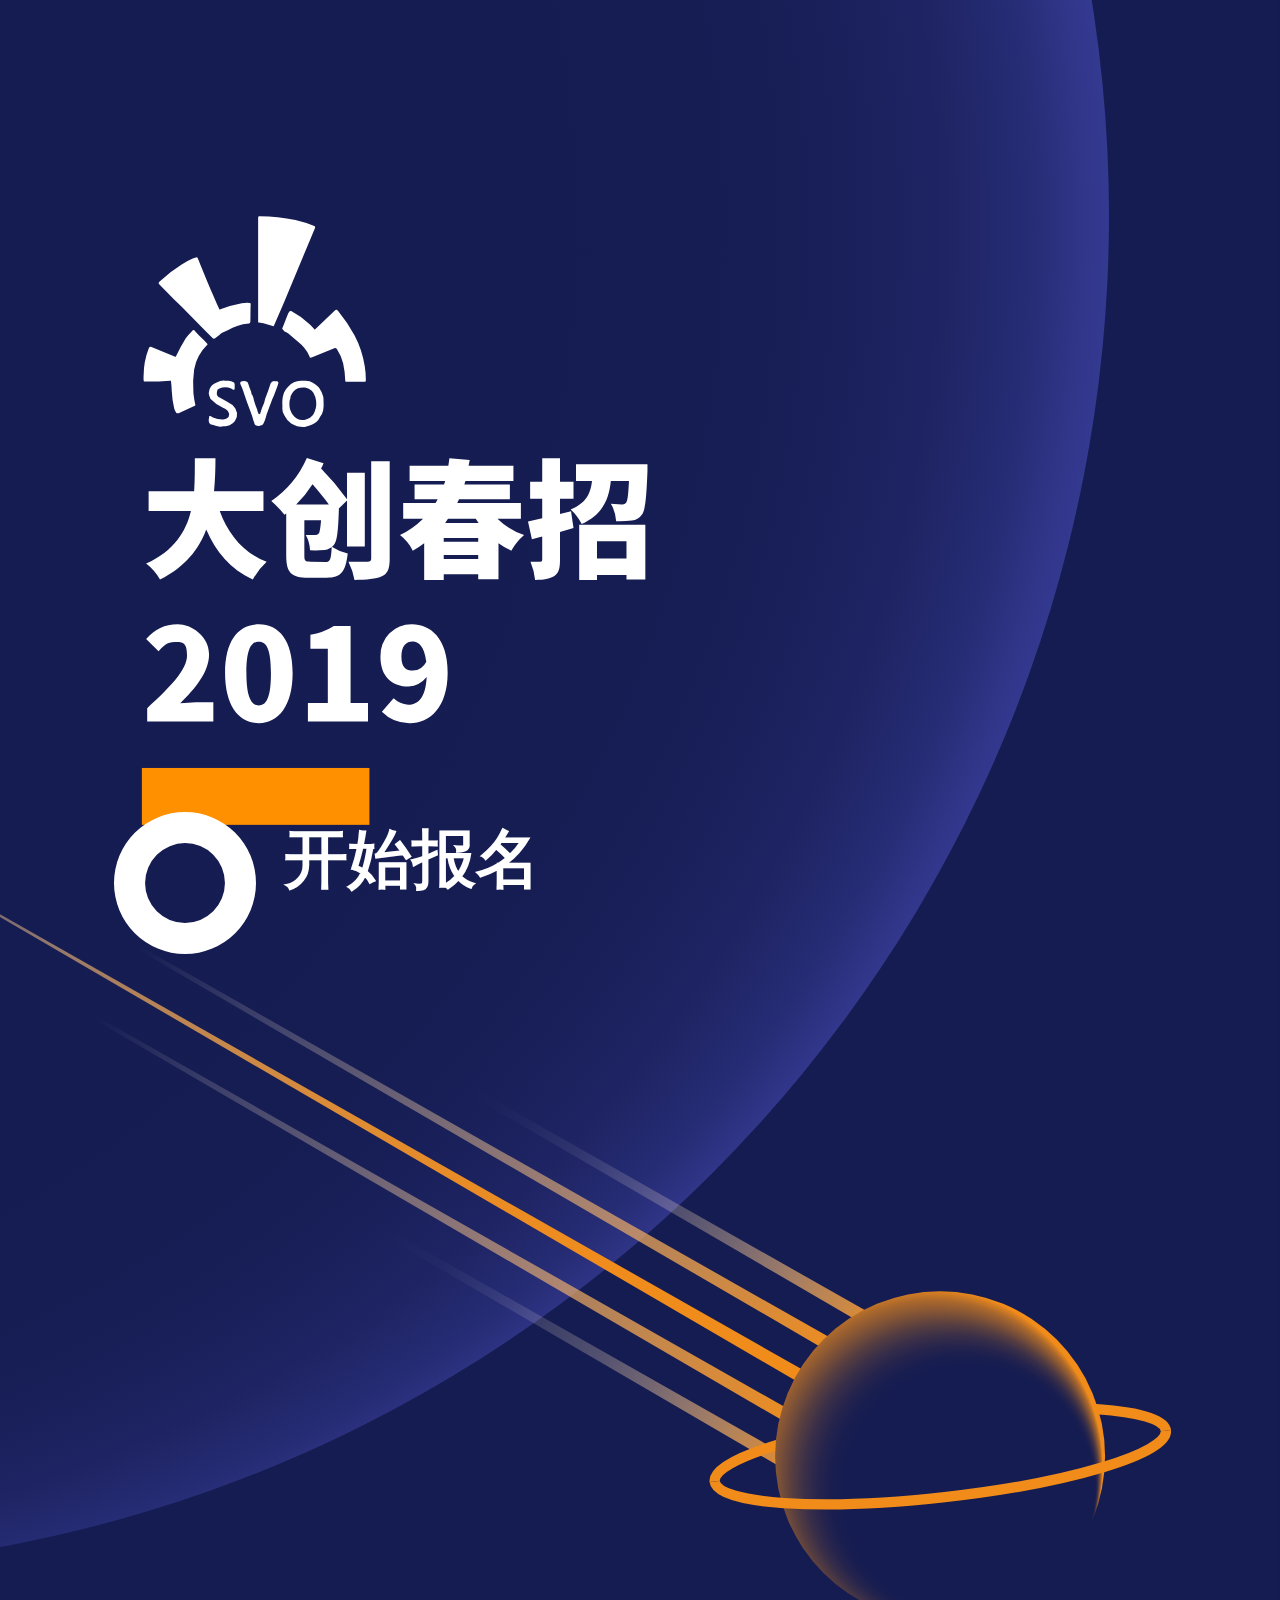
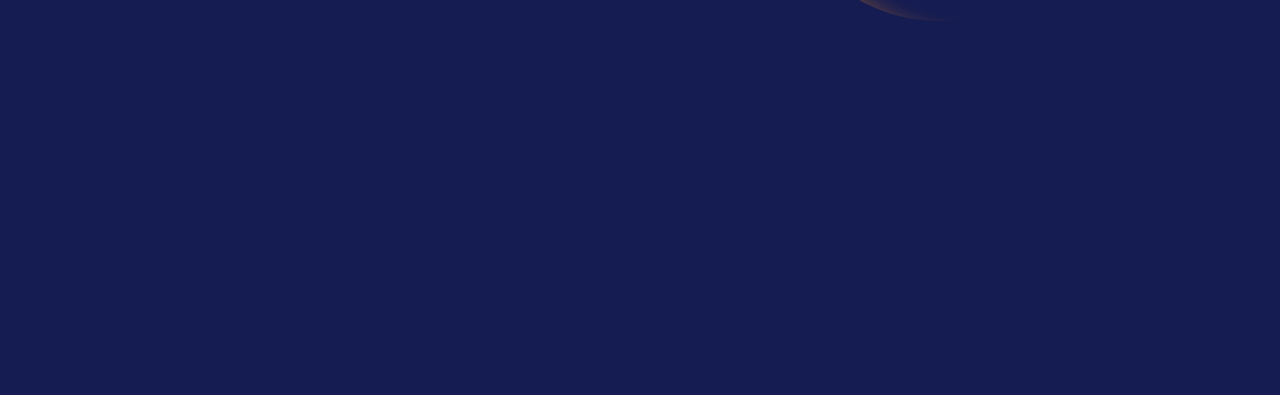
<file: index.html>
<!doctype html>
<html>

<head>
	<meta charset="utf-8">
	<title>首页</title>
	<link href="styles/mycss.css" rel="stylesheet" type="text/css">
</head>

<body>
	<img src="./SVG/index.svg" alt="" id="back_ground">
	<div id="sign_up_now">
		<a href="./intro.html">
			<img src="./SVG/big_circle_black.svg" alt="">
		</a>
	</div>
	<p id="sign_up_now_text">开始报名</p>

	<script>
		document.getElementById('sign_up_now_text').onclick = ()=>{
			window.location.href = './intro.html';
		}
	</script>
</body>

</html>
</file>
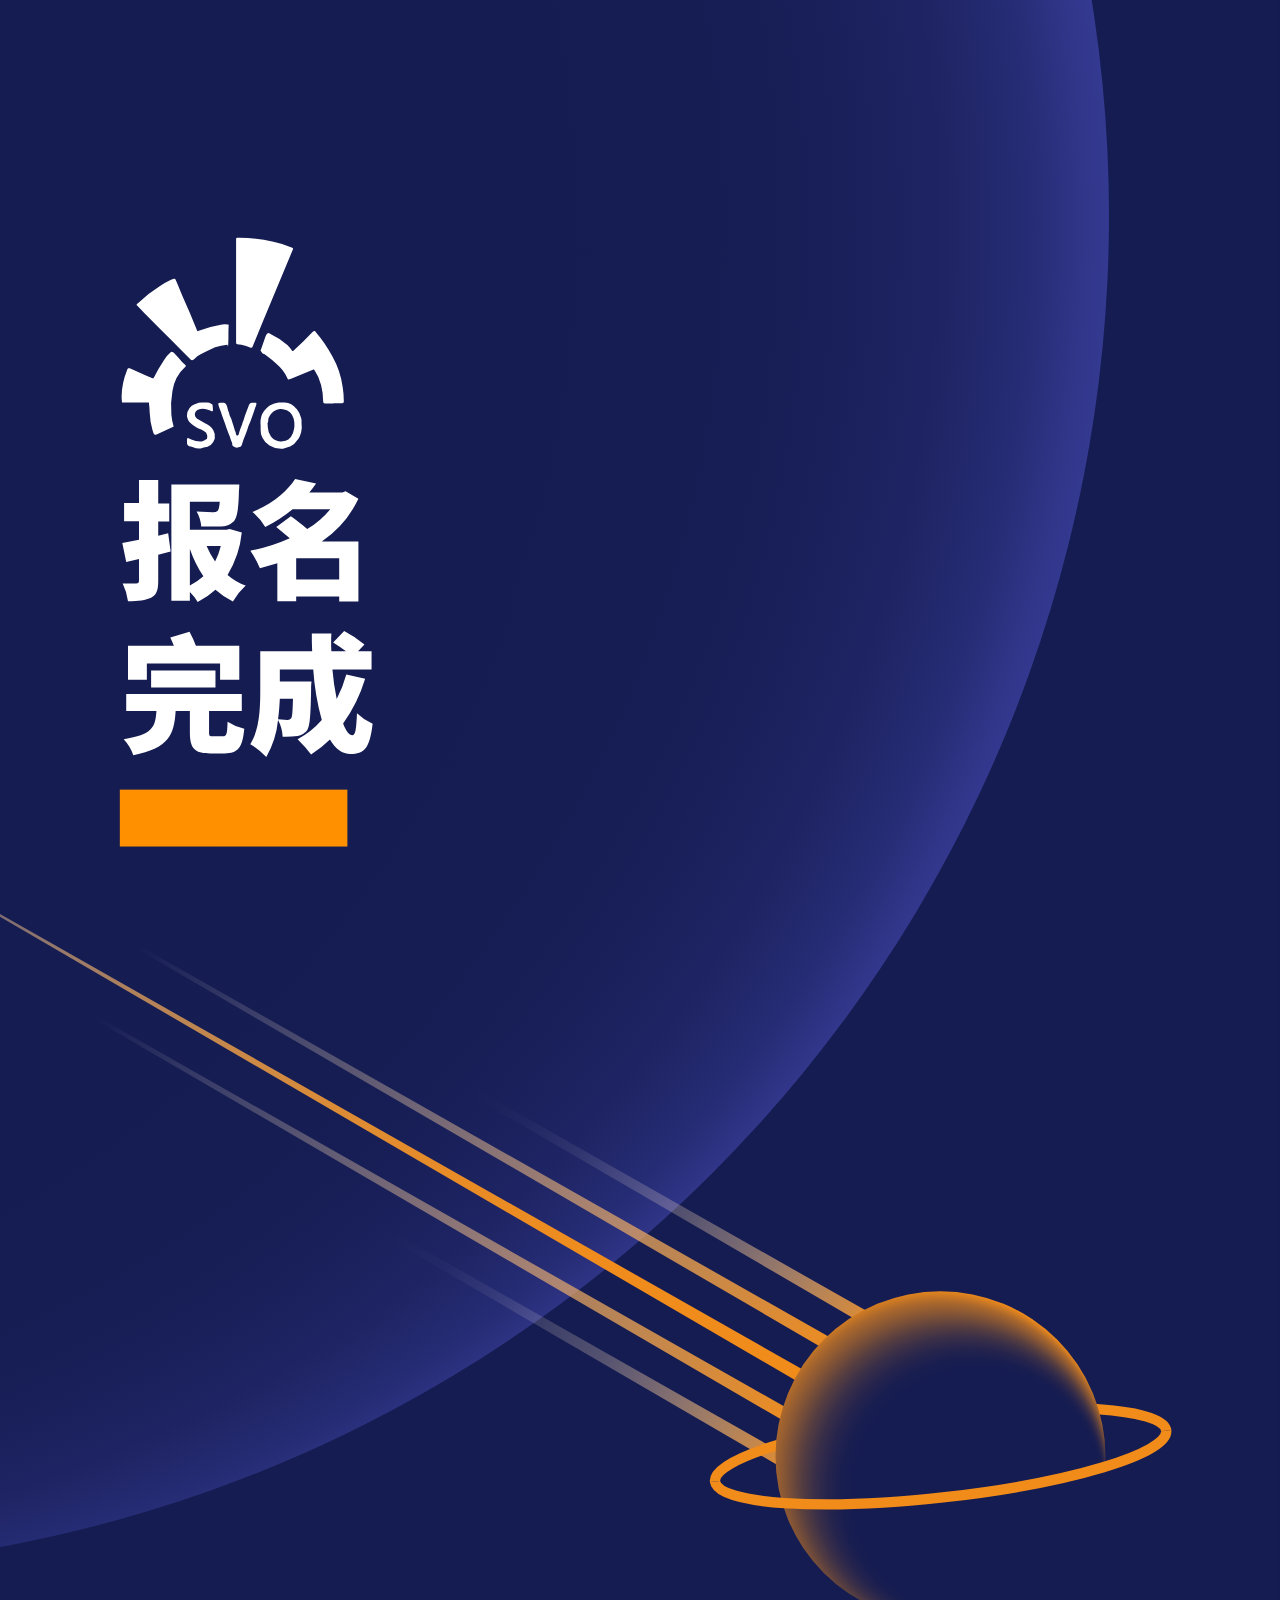
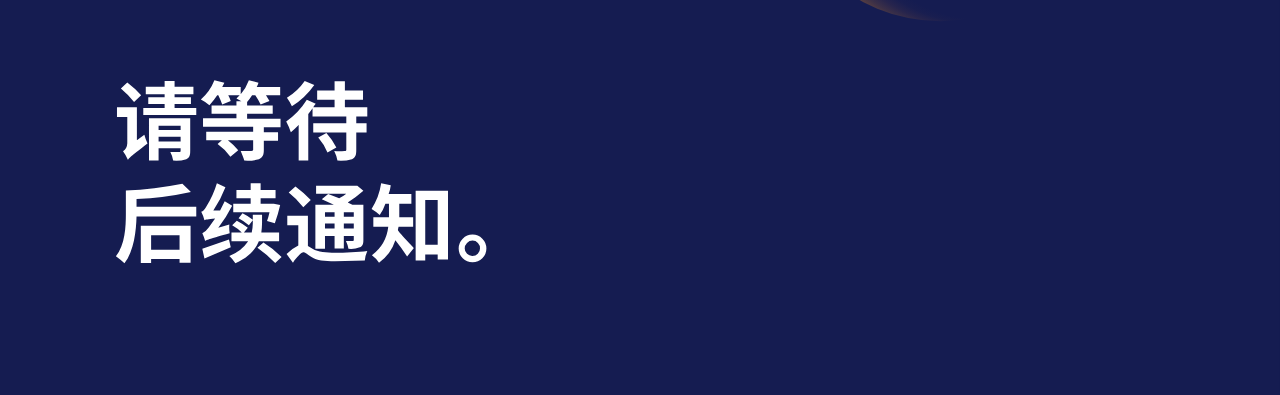
<file: done.html>
<!DOCTYPE html>
<html lang="en">
    <head>
        <meta charset="UTF-8">
        <link rel="stylesheet" href="style/done_style.css"/>
        <title></title>
    </head>
    <body>
        <img src="images/done_pic.svg" />
    </body>
</html>
</file>
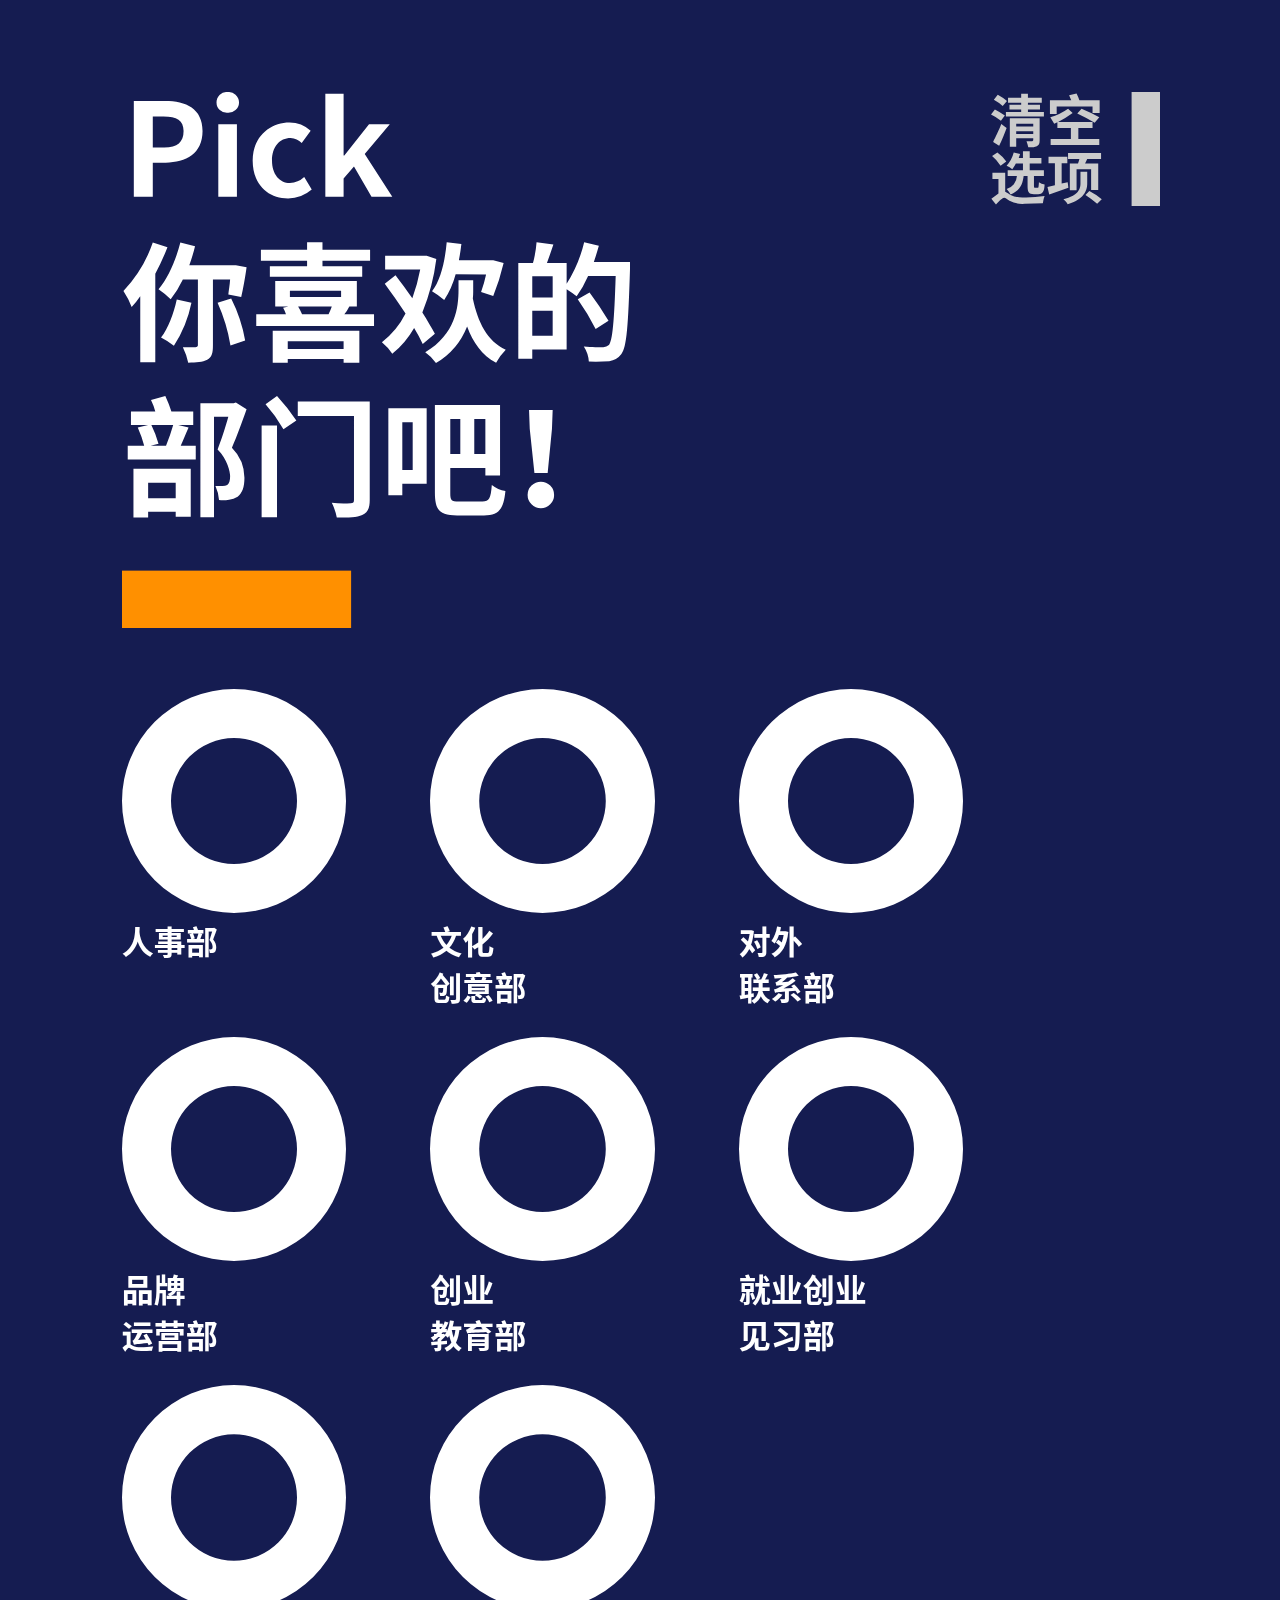
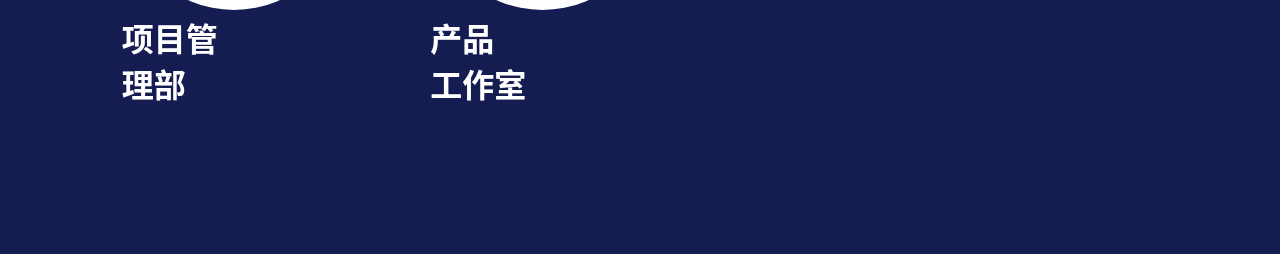
<file: intro.html>
<!DOCTYPE html>
<html>
  <head>
    <meta charset="utf-8">
    <title>Introduce</title>
    <link href="styles/intro_style.css" rel="stylesheet" type="text/css">
    <script src="js/intro_js.js"></Script>
  </head>
  <body>
  <div class="bluroff" id="bodyc">
  
    <div class="top_containerw"> 
    <div class="clearw" id="clearc">
      <img src="SVG/clear.svg">
    </div>
    <div class="tipsw">
      <div class="pick1w" id="title1">
        <img src="SVG/title1.svg" alt="title1">
      </div>
      <div class="pick2w" id="title2">
          <img src="SVG/title2.svg" alt="title2">
      </div>
      
      <div class="pick3w" id="title3">
          <img src="SVG/title3.svg" alt="title3">
      </div> 
    </div>
    
    </div>
    
    <div class="circlew">
      <div class="fir_linew">
        <div class="departmentw" id="renc">
          <img src="SVG/big_circle_black.svg" alt="black_circle" class="circle1w" id="c1">
          <div class="nmw" id="t1">人事部</div>
        </div>
        <div class="departmentw" id="wenc">
            <img src="SVG/big_circle_black.svg" alt="black_circle" class="circle1w" id="c2">
            <div class="nmw" id="t2">
              <div class="cgw">文化</div>
              <div class="cgw">创意部</div>
            </div>
        </div>
        <div class="departmentw" id="duic">
            <img src="SVG/big_circle_black.svg" alt="black_circle" class="circle1w" id="c3">
            <div class="nmw" id="t3">
              <div class="cgw">对外</div>
              <div class="cgw">联系部</div>
            </div>
        </div>
      </div>
      
      <div class="sec_linew">
        <div class="departmentw" id="pinc">
            <img src="SVG/big_circle_black.svg" alt="black_circle" class="circle1w" id="c4">
            <div class="nmw" id="t4">
              <div class="cgw">品牌</div>
              <div class="cgw">运营部</div>
            </div>
        </div>
        <div class="departmentw" id="chuangc">
            <img src="SVG/big_circle_black.svg" alt="black_circle" class="circle1w" id="c5">
            <div class="nmw" id="t5">
              <div class="cgw">创业</div>
              <div class="cgw">教育部</div>
            </div>
        </div>
        <div class="departmentw" id="jiuc">
            <img src="SVG/big_circle_black.svg" alt="black_circle" class="circle1w" id="c6">
            <div class="nmw" id="t6">
              <div class="cgw">就业创业</div>
              <div class="cgw">见习部</div>
            </div>
        </div>
      </div>
      
      <div class="thir_linew">
        <div class="departmentw" id="xiangc">
            <img src="SVG/big_circle_black.svg" alt="black_circle" class="circle1w" id="c7">
            <div class="nmw" id="t7">
              <div class="cgw">项目管</div>
              <div class="cgw">理部</div>
            </div>
        </div>
        <div class="departmentw" id="chanc">
            <img src="SVG/big_circle_black.svg" alt="black_circle" class="circle1w" id="c8">
            <div class="nmw" id="t8">
              <div class="cgw">产品</div>
              <div class="cgw">工作室</div>
            </div>
        </div>
        <div class="departmentw" id="jxw" style="display:none">
          <img src="SVG/big_circle_orange.svg" alt="orange_circle" class="circle2w" id="confirmc">
          <div class="contnw" >继续报名</div>
        </div> 
        
        <!--<div class="continuew">
          <img src="SVG/big_circle_orange.svg" alt="orange_circle" class="circle3w">
          <div class="contnw">继续报名</div>
        </div>
        -->
      
        </div>
      </div>
    </div>
    <!--<img src="SVG/big_circle_1.svg" alt="big_circle_1" class="big_firw">
    <img src="SVG/big_circle_2.svg" alt="big_circle_2" class="big_secw">-->

    <div class="introw" id="introblockc">
      
      <div class="nmw2" id="namew1">人事部</div>
      <div class="nmw2" id="namew2">文化创意部</div>
      <div class="nmw2" id="namew3">对外联系部</div>
      <div class="nmw2" id="namew4">品牌运营部</div>
      <div class="nmw2" id="namew5">创业教育部</div>
      <div class="nmw2" id="namew6">就业创业见习部</div>
      <div class="nmw2" id="namew7">项目管理部</div>
      <div class="nmw2" id="namew8">产品工作室</div>
      
      <img src="SVG/white_cross.svg" alt="close" class="clsw" id="crossc">
      
      <img src="images/renc.jpg" alt="pic" class="picw" id="intropicc">
      
      <div class="orange_circlew"></div>
      <div class="intro_textw" id="textw1">
        þ负责中心联络的内务部门。<br/><br/>

        部门职能：<br/>
        a. 组织中心招聘，负责中心干事的选拔及任免工作。<br/>
        b. 储存，管理各项人事信息。<br/>
        c. 整合各部门意见建议，并完善规章制度。<br/>
        d. 负责中心各部门及中心成员的绩效考核、评优表彰。<br/>
        e. 负责办公楼排班值班。<br/><br/>

        部门活动：<br/>
        a.负责迎新晚会、入职培训、总结大会，换届大会等中心会务。<br/><br/>

        部门特色：<br/>
        a.采取人性化的培养方案，分工明确，细节严谨，因此部门内的同学策划分析、组织沟通及处理紧急问题的能力大大提升。<br/>
        b. 部门例会都会邀请嘉宾：国奖学姐，国励学长，智能车队员，步入例会畅谈经历，分享大学经验。<br/>
        c. 部门适时举行干训活动，如部长礼仪干训，部员“自我介绍”干训等，部长和部员都会当上主讲人。<br/>
        d. 部门适时举行微积分模拟测验的学习活动，这学期必定不乏四级模拟测试。<br/>
        e. 部门目标：一个都不少，一个都不挂，一个都不差的人事family。<br/>
      </div>
      <div class="intro_textw" id="textw2">
        þ 在各个微小的地方散发光芒，把温暖的氛围和属于大创人的归属感变得理所应当。<br/>
        þ 不断改善并优化大创的各个方面。<br/>
        þ 做的工作琐碎但理所应当，重要且必要。<br/><br/>

        部门职能：<br/>
        a.举办各种规模的内部文化建设创新创意趣味活动，对中心成员进行人文关怀，营造温馨而有凝聚力的内部氛围。<br/>
        b.管理官方QQ号，进行一系列相关线上线下活动。<br/>
        c.建立并管理新人培养体系，设置统一干训课程。<br/>
        d.中心财务管理，运营体系优化。<br/><br/>

        部门活动：<br/>
        a.冬至文化节：大家在三十六号楼一起包饺子，看电影，diy手工小房子，一起过冬至。<br/>
        b.趣味运动赛：部门之间多种形式的对抗比赛。<br/>
      </div>
      <div class="intro_textw" id="textw3">
        þ 接触校内外优秀人才，拓宽视野，积累优质资源。<br/>
        þ 锻炼工作能力，策划组织能力。<br/>
        þ 有充满干货的日常例会和学习创新创业的平台，更有着充满包容与爱的集体。<br/><br/>

        部门职能：<br/>
        a.负责对接各大高校、知名企业等校外资源。<br/>
        b.负责策划、承办各类校园活动。<br/>
        c.为中心大型活动筹备资源。<br/>
        d.自主产出具有中心特色的品牌活动。<br/><br/>

        特色活动：<br/>
        a.毕业季之“继承者”活动：搜集全校范围内师兄师姐想要馈赠给学弟学妹们的礼物，将礼物放置在全校范围内，将记忆传承，毕业季爱心不毕业！<br/>
        b.华科MBC（Model Business Conference）模拟经理人会议：全国首例校招面试+商业会议体验活动，校招面试官亲自审阅；经理会议、商业环境与模联会议框架的创新性结合；大咖分享会、特邀嘉宾分享面试攻略与职场经验。<br/>
        c.创业团队宣传日暨VR展 :通过VR设备身临其境地体验创业公司的日常状态和部分产品。给想要了解创业团队的同学提供了最直观的窗口，获得了师生、创业团队和社会的广泛好评，登上了武汉晨报的第四版（大武汉）版面。<br/>
      </div>
      <div class="intro_textw" id="textw4">
        þ 一对多的小组培养方案，根据兴趣把部员培养成媒体专业人才。<br/>
        þ 每一个部员都有自由选择工作的权利，我们相信做喜欢的事才能做出好的结果。<br/>
        þ 我们需要你爱幻想，有创意，自备审美基础，热爱新媒体。<br/><br/>

        部门职能：<br/>
        a.塑造大创创新创业、大胆开拓的品牌形象。<br/>
        b.负责中心活动的线上线下全方位宣传，把品牌形象渗透到活动中去，以推向大众。<br/>
        c.管理大学生创业实践中心微信公共账号，为华科学子提供实时创业讯息、创意图文，为创业者搭建获得资源的网络平台。<br/>

      </div>
      <div class="intro_textw" id="textw5">
        þ 一对一的人才培养方案，锻炼策划、宣传、组织等能力。<br/>
        þ 丰富的部门活动，让部门成为你第二个家。<br/><br/>

        部门职能：<br/>
        a.在全校范围内开展创业教育服务。<br/>
        b.建立并完善创业教育体系，引导大学生理性创业，让创业精神引导创业教育，让创业教育普及全校。<br/>
        c.SEP具有完善的人才培养体系，根据部门成员意愿分方向定期组织干训，力求让每位成员在部门收获成长。<br/><br/>

        部门活动：<br/>
        a.创业精英训练营：整合华科经济学院导师、校友企业家及政府机关负责创新创业方面的工作人员等优秀导师资源，为入营团队提供了如培训讲座、商业实战、项目答辩等丰富多彩的课程和素拓活动。<br/>
        b.创业大讲堂:邀请创新创业方面有资深见解的人士来到华科进行专业讲座，为创业小白指点迷津。<br/>
        c.创新创业赛事：如创客马拉松，我们为有兴趣和有能力的同学提供一个平台，让同学们在这里展现自己。<br/>
      </div>
      <div class="intro_textw" id="textw6">
        þ 围绕部门职能和个人技能两个方面开展部门内部干训，锻炼同学们的策划、宣传、组织、人际交往等能力，致力于培养有情商，有技能，有想法的部员。<br/>
        þ 严肃而温情，做最快乐、最负责、最有归属感的部门。<br/><br/>

        部门职能：<br/>
        a.搭建创业团队、创业公司与学生之间的桥梁，建立人才输送渠道，为华中大学子提供就业实习岗位，丰富创业经验和履历。<br/>
        b.建立并完善创业就业培训体系，为大学生提供必要的技能培训和经验分享会，包括简历、面试、创新创业、职场体验等多个方面，同时引导大学生参与创新创业活动。<br/><br/>

        部门活动：<br/>
        a.创业团队开放日：整合华中大创新、创业团队资源，展示华中大创新创业成果，并协助创新、创业团队进行人员的招募，也能拓宽学生参与创业活动的渠道，丰富履历和实习经验。<br/>
        b.实习经验分享会：邀请创新创业、实习就业等领域的优秀学生进行讲座，为创业小白指点迷津，帮助华中大。<br/>
      </div>
      <div class="intro_textw" id="textw7">
        þ 以创业的态度服务创业，以做产品的思维培养人才。<br/>
        þ 既有参与人数破千的中心品牌活动，又有针对精英的私密沙龙。<br/>
        þ 华科系创业团队背后的神秘力量，与创业团队的距离无限趋近于0。<br/>
        þ 初创团队的亲密伙伴，专注创业服务十余年，曾孵化出自己的创业团队。<br/><br/>

        部门职能：<br/>
        a.负责华中大创业合作平台的运营，对创业团队进行管理。通过与创业团队的深度接触，探知其需求，提供孵化资源、资讯发布、比赛指导、创投对接、法务咨询、财务咨询、人员招聘等针对性创业服务。<br/>
        b.搭建行业内创业者的交流平台，帮助创业团队拓展自身优势，并宣传创业团队成果。<br/>
        c.开发创业服务资源，为团队管理及项目拓展提供协助和支持。<br/><br/>

        部门活动：<br/>
        a.了解并服务创业团队：组织创业团队走访及考核活动，负责华中大创业合作平台日常运维，解决创业团队普遍性和个性化需求。<br/>
        b.宣传创业团队成果：组织创业沙龙、华中大创业团队展示日暨创业成果VR展、华中大创业团队展示平台等活动。<br/>
        c.搭建创业资源服务平台：创投机构对接，融资需求收集，孵化器走访，为团队管理及项目拓展提供协助和支持。<br/>
      </div>
      <div class="intro_textw" id="textw8">
        þ 分类培养互联网人才，自主选择方向。<br/>
        þ 协作型部门运作方式，在友好的部门氛围中感受思想火花的激烈碰撞。<br/><br/>

        部门职能：<br/>
        a.培养合格的互联网产品经理及全栈工程师，同时培养交互设计师。<br/>
        b.推出改变校园生活的产品。<br/>
        c.接收创业人才和创意，孵出创业团队。<br/>
        d.产生并管理初创项目，产品驱动发展。<br/><br/>

        部门活动：<br/>
        a.产出大创招新、创客马拉松等活动的报名平台等。<br/>
        b.管理运营公众号学渣圈。<br/>
        c.自主进行产品的开发。<br/>

      </div>
      <div class="pick_containerw">
        <img src="SVG/I_want_to_enroll_1.svg" alt="报名1" class="fir_btnw1" id="enroll1c">
        <img src="SVG/picked_1.svg" alt="picked_1" class="fir_btnw2" id="pick1c">
  
        <img src="SVG/I_want_to_enroll_2.svg" alt="报名1" class="sec_btnw1" id="enroll2c">
        <img src="SVG/picked_2.svg" alt="picked_2" class="sec_btnw2" id="pick2c"> 
      </div>
    </div>
<!--    <div class="introw">
         <img src="SVG/white_cross.svg" alt="close" class="clsw">
         <img src="images/whcyb.jpg" alt="whcyb" class="picw">
         <div class="nmw2">文化创意部</div>
         <img src="SVG/black_line.svg" alt="black_line" class="blk_linew2"> 
         <div class="intro_textw">
            (bulabula
            文化创意部介绍
            bulabula)
         </div>
         <div>
            <img src="SVG/I_want_to_enroll_1.svg" alt="报名1" class="fir_btnw1">
            <img src="SVG/picked_1.svg" alt="picked_1" class="fir_btnw2">
         </div>
   
         <div>
            <img src="SVG/I_want_to_enroll_2.svg" alt="报名1" class="sec_btnw1">
            <img src="SVG/picked_2.svg" alt="picked_2" class="sec_btnw2"> 
         </div> 
    </div>
    <div class="introw">
         <img src="SVG/white_cross.svg" alt="close" class="clsw">
         <img src="images/dwlxb.jpg" alt="dwlxb" class="picw">
         <div class="nmw2">对外联系部</div>
         <img src="SVG/black_line.svg" alt="black_line" class="blk_linew2"> 
         <div class="intro_textw">
            (bulabula
            对外联系部介绍
            bulabula)
         </div>
         <div>
            <img src="SVG/I_want_to_enroll_1.svg" alt="报名1" class="fir_btnw1">
            <img src="SVG/picked_1.svg" alt="picked_1" class="fir_btnw2">
         </div>
   
         <div>
            <img src="SVG/I_want_to_enroll_2.svg" alt="报名1" class="sec_btnw1">
            <img src="SVG/picked_2.svg" alt="picked_2" class="sec_btnw2"> 
         </div>
    </div>

    <div class="introw">
         <img src="SVG/white_cross.svg" alt="close" class="clsw">
         <img src="images/ppyyb.jpg" alt="ppyyb" class="picw">
         <div class="nmw2">品牌运营部</div>
         <img src="SVG/black_line.svg" alt="black_line" class="blk_linew2"> 
         <div class="intro_textw">
            (bulabula
            品牌运营部介绍
            bulabula)
         </div>
         <div>
            <img src="SVG/I_want_to_enroll_1.svg" alt="报名1" class="fir_btnw1">
            <img src="SVG/picked_1.svg" alt="picked_1" class="fir_btnw2">
         </div>
   
         <div>
            <img src="SVG/I_want_to_enroll_2.svg" alt="报名1" class="sec_btnw1">
            <img src="SVG/picked_2.svg" alt="picked_2" class="sec_btnw2"> 
         </div>
     </div>

     <div class="introw">
          <img src="SVG/white_cross.svg" alt="close" class="clsw">
          <img src="images/jyjyb.jpg" alt="jyjyb" class="picw">
          <div class="nmw2">就业教育部</div>
          <img src="SVG/black_line.svg" alt="black_line" class="blk_linew2"> 
          <div class="intro_textw">
            (bulabula
            就业教育部介绍
            bulabula)
          </div>
          <div>
            <img src="SVG/I_want_to_enroll_1.svg" alt="报名1" class="fir_btnw1">
            <img src="SVG/picked_1.svg" alt="picked_1" class="fir_btnw2">
          </div>
   
          <div>
            <img src="SVG/I_want_to_enroll_2.svg" alt="报名1" class="sec_btnw1">
            <img src="SVG/picked_2.svg" alt="picked_2" class="sec_btnw2"> 
          </div>
     </div>

     <div class="introw">
         <img src="SVG/white_cross.svg" alt="close" class="clsw">
         <img src="images/jycyjxb.jpg" alt="jycyjxb" class="picw">
         <div class="nmw2">就业创业见习部</div>
         <img src="SVG/black_line.svg" alt="black_line" class="blk_linew2"> 
         <div class="intro_textw">
           (bulabula
           就业创业见习部介绍
           bulabula)
         </div>
         <div>
           <img src="SVG/I_want_to_enroll_1.svg" alt="报名1" class="fir_btnw1">
           <img src="SVG/picked_1.svg" alt="picked_1" class="fir_btnw2">
         </div>

         <div>
           <img src="SVG/I_want_to_enroll_2.svg" alt="报名1" class="sec_btnw1">
           <img src="SVG/picked_2.svg" alt="picked_2" class="sec_btnw2"> 
         </div>
    </div>

    <div class="introw">
         <img src="SVG/white_cross.svg" alt="close" class="clsw">
         <img src="images/xmglb.jpg" alt="xmglb" class="picw">
         <div class="nmw2">项目管理部</div>
         <img src="SVG/black_line.svg" alt="black_line" class="blk_linew2"> 
         <div class="intro_textw">
           (bulabula
           项目管理部介绍
           bulabula)
         </div>
         <div>
           <img src="SVG/I_want_to_enroll_1.svg" alt="报名1" class="fir_btnw1">
           <img src="SVG/picked_1.svg" alt="picked_1" class="fir_btnw2">
         </div>

         <div>
           <img src="SVG/I_want_to_enroll_2.svg" alt="报名1" class="sec_btnw1">
           <img src="SVG/picked_2.svg" alt="picked_2" class="sec_btnw2"> 
         </div>
    </div>

    <div class="introw">
         <img src="SVG/white_cross.svg" alt="close" class="clsw">
         <img src="images/cpgzs.jpg" alt="cpgzs" class="picw">
         <div class="nmw2">产品工作室</div>
         <img src="SVG/black_line.svg" alt="black_line" class="blk_linew2"> 
         <div class="intro_textw">
           (bulabula
           产品工作室介绍
           bulabula)
         </div>
         <div>
           <img src="SVG/I_want_to_enroll_1.svg" alt="报名1" class="fir_btnw1">
           <img src="SVG/picked_1.svg" alt="picked_1" class="fir_btnw2">
         </div>
         <div>
           <img src="SVG/I_want_to_enroll_2.svg" alt="报名1" class="sec_btnw1">
           <img src="SVG/picked_2.svg" alt="picked_2" class="sec_btnw2"> 
         </div>
    </div>
   -->
  </body>
</html>
</file>
<file: styles/mycss.css>
@charset "utf-8";
/* CSS Document */
*{
	margin: 0;
	padding:0;
}
@font-face{
	family:NotoSansCJKsc-Regular; 
	src: url(../fonts/NotoSansCJKsc-Regular.otf); 
}
#back_ground{
	width: 100%;
	height: 100%;
}
body{
	width: 100%;
	background-color: #151c51;
}
#sign_up_now{
	position: absolute;
	width: 11.11%;
	height: 11.11%;
	left: 8.89%;
	top: 90.25%;
}
#sign_up_now_text{
	color: #ffffff;
	display: block;
	position: absolute;
	top: 90.66%;
	left: 22.22%;
	font-weight: bold;
	font-size: 400%;

}
</file>
<file: style/done_style.css>
*{
    background-color: #151C51;
    margin:0;
    padding:0;
}
img{
    width:100%;
    height:100%;
}
</file>
<file: styles/intro_style.css>
﻿/*EW*/
/*.on{
    display: block;
}*/
/*那个提示语换成图片了 用“on”有问题
  得写出图片宽度  他们宽度还不一样
  所以我把原来的 类型“on”
  改成 “onpic1” “onpic2” “onpic3”啦
*/
.jxw{
    display: none;
}
.onpic1{
    width:40.225%;
    display:block;
}

.onpic2{
    width:55.8%;
    display:block;
}

.onpic3{
    width:43.938%;
    display:block;
}

.off{
    display: none;
}

.bluron{
    filter: blur(7px);
}

.bluroff{
    filter: blur(0px);
}

.introon{
    display:block;/*介绍面是否显现*/
    position: absolute;
    background:white;
    margin-top:19.04%;
    margin-right:8.8%;
    margin-left:8.8%;
    margin-bottom:9.8%;
}

.btnon{
    width:48.6%;
    margin-top:1.1%;
    margin-bottom:3.3%;
    margin-left:43.2%;
}

/*EW*/

body{
    display: flex;
    flex-direction: column;
    background: #151C51;
}

.top_container{
    display:flex;
    flex-direction: row;
}
.tipsw{
    width:100%;
    display: flex;
    flex-direction:row;
    margin-top:6.67%;
    margin-left:9%;
    margin-bottom:4.5%;
}

.cgw{
    font-size:24pt;
    font-family: Noto Sans CJK SC;
    font-weight: bold;
    margin:0;
}

.clearw{
    margin-left:77.78%;
    width:13.33%;
    position:absolute;
}

.departmentw{
    width:19.51%;
    margin-right:7.31%;
}

.circle3w,.big_firw,.big_secw{
    width:17.8%;
}

.circle3w{
    margin-bottom:0;
}

.pick1w{
    width:40.225%;
    /*display:none;*/
}

.pick2w{
    width:55.8%;
    display:none;
    position:absolute;
}

.pick3w{
    width:43.938%;
    display:none;
    position:absolute;
}

.circlew{
    width: 100%;
    margin-bottom:11.11%;
}

.fir_linew,.sec_linew,.thir_linew{
    display:flex;
    flex-direction: row;
    margin-left:9%;
    /*width: 100%;*/
}

.sec_linew,.thir_linew{
    margin-top:2.2%;
}

.big_firw,.big_secw{
    display:none;
}

.nmw{
    color:#FFFFFF;
    font-family:Noto Sans CJK SC;
    font-weight:bold;
    font-size: 24pt;
    
}/*长度单位需要调整*/

.introw{
    display:none;/*介绍面是否显现*/
    position: absolute;
    background:grey;
    margin-top:19.04%;
    margin-right:8.8%;
    margin-left:8.8%;
}

.clsw{
    width:7.1%;
    /*background-color: black;/*为了使白色叉叉显现出来 全部完成后删除*/
    position: absolute;
    margin-top:8.1%;
    margin-left:84.7%;
}

.picw{
    width:100%;
    /*position: absolute;*/
}

.nmw2{
    color:#FFFFFF;
    font-family: Noto Sans CJK SC;
    font-size:66pt;
    font-weight:bold;
    margin-top:45.9%;
    margin-left:5.4%;
    position:absolute;
    display:none;
}

.nmw2on{
    color:#FFFFFF;
    font-family: Noto Sans CJK SC;
    font-size:66pt;
    font-weight:bold;
    margin-top:45.9%;
    margin-left:5.4%;
    position:absolute;
    display:block;
}

.orange_circlew{
    background:#FF9000;
    width:16.22%;
    padding-bottom:2.6%;
    margin-top:4.4%;
    margin-left:6.7%;
}

.intro_textw{

    color:#151C51;
    font-family:Noto Sans CJK SC;
    font-size: 24pt;
    font-weight: inherit;
    width:83.8%;
    background:white;
    margin-top:2.2%;
    /*margin-bottom: 2.2%;*/
    margin-left:8.1%;
    display:none;
}
.intro_textwon{
    color:#151C51;
    font-family:Noto Sans CJK SC;
    font-size: 24pt;
    font-weight: inherit;
    width:83.8%;
    background:white;
    margin-top:2.2%;
    margin-left:8.1%;
    display:block;
}
/*准备*/
.fir_btnw1,.fir_btnw2,.sec_btnw1,.sec_btnw2,.btnoff{/*EW*/
    width:51.35%;
    margin-top:1.1%;
    margin-left:43.2%;
    display:none;
}

.pick_containerw{
    background:white;
}

.continuew{
    width: 91%;
    margin-left:44.59%;
    position:absolute;
    display: block;
}

.contnw{
    font-family:Noto Sans CJK SC;
    font-weight: bold;
    font-size: 48pt;
    width:200%;
    margin-top:2.3%;
    color:#FF9000;
}
</file>
